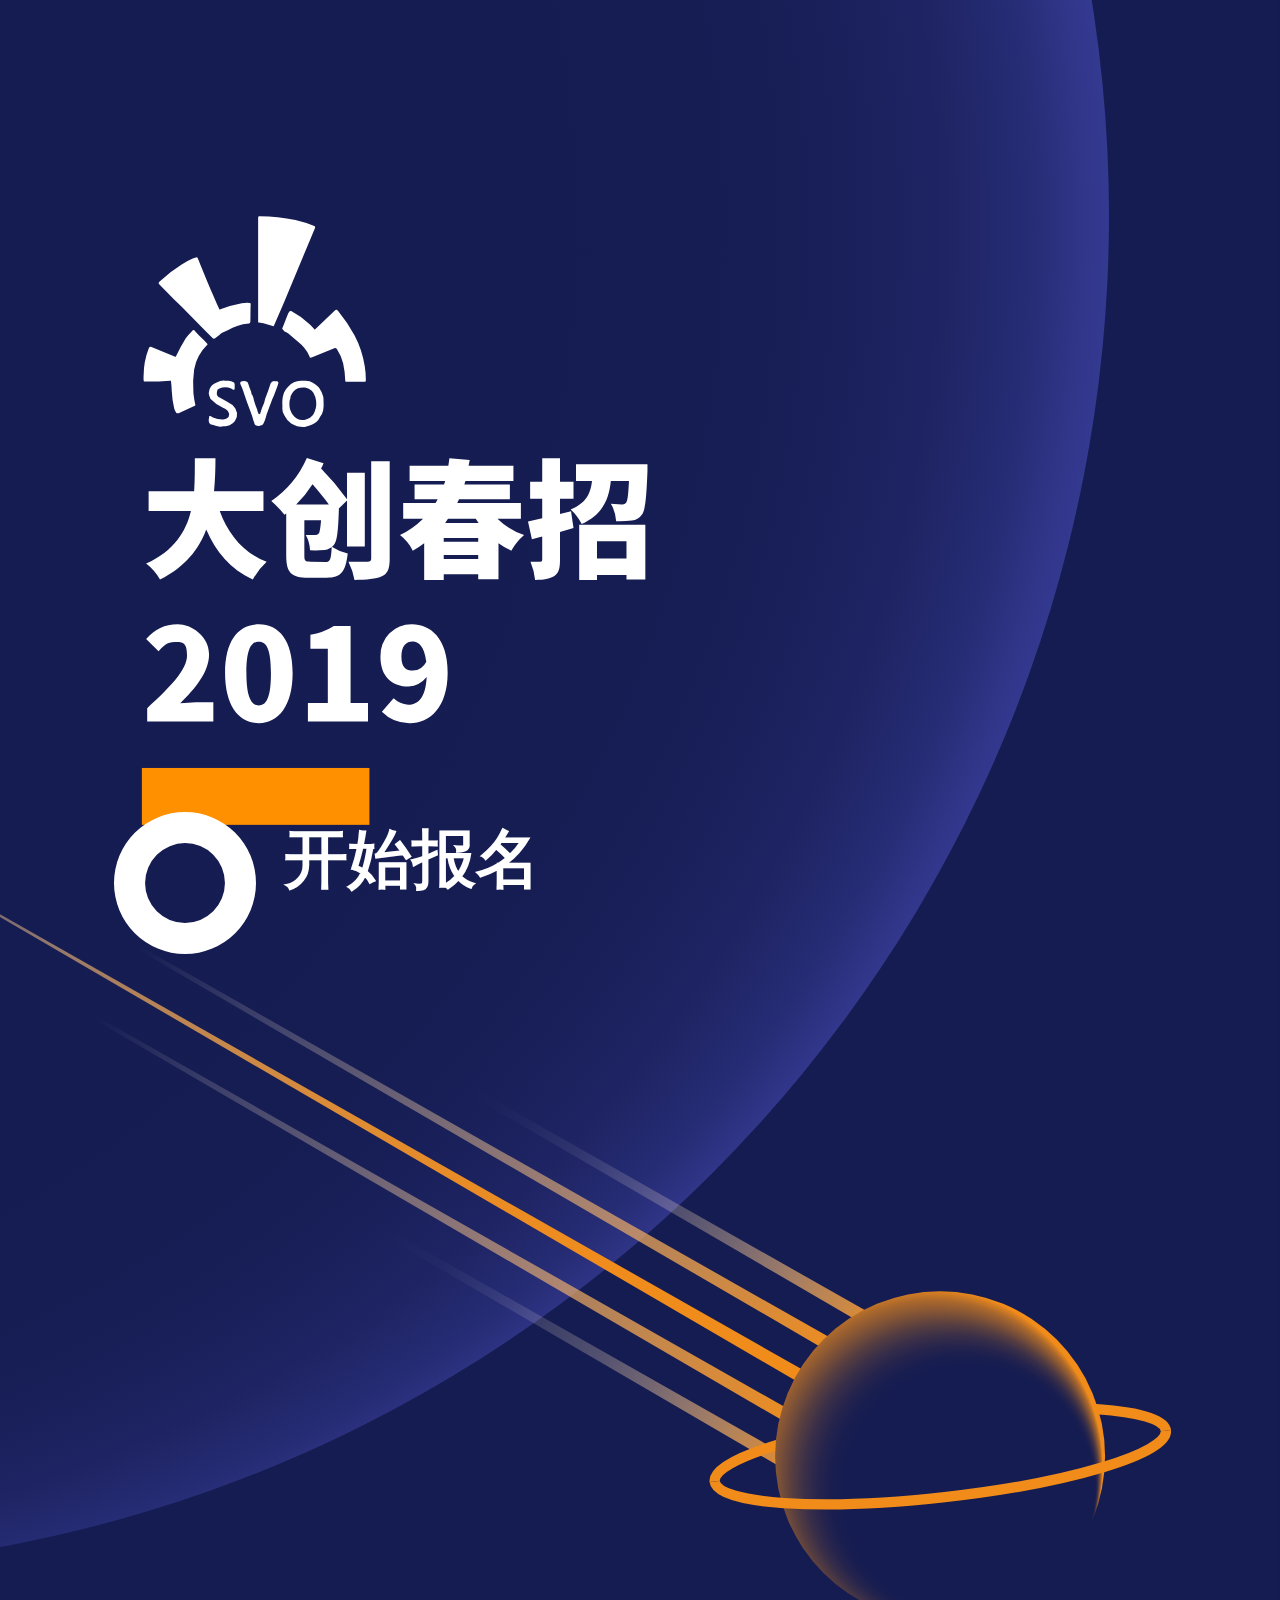
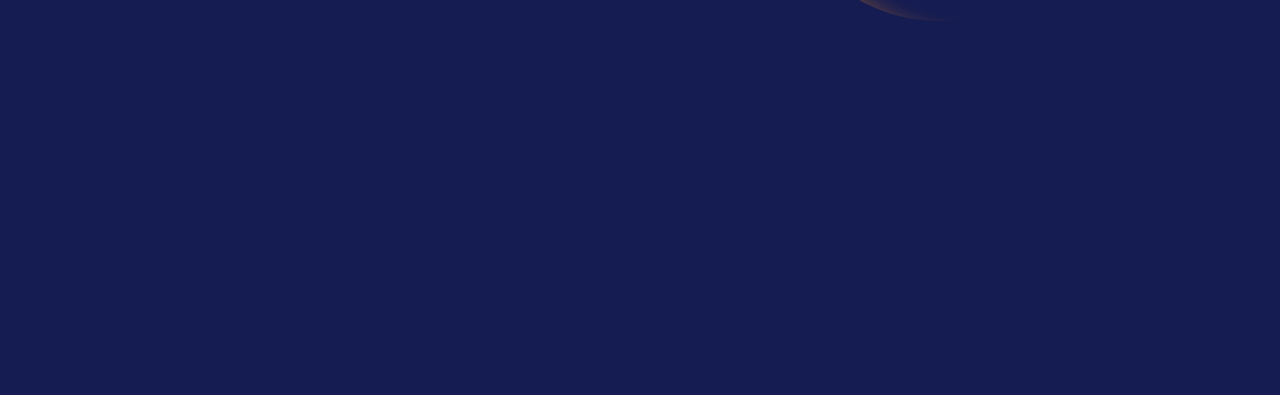
<file: index.html>
<!doctype html>
<html>

<head>
	<meta charset="utf-8">
	<title>首页</title>
	<link href="styles/mycss.css" rel="stylesheet" type="text/css">
</head>

<body>
	<img src="./SVG/index.svg" alt="" id="back_ground">
	<div id="sign_up_now">
		<a href="./intro.html">
			<img src="./SVG/big_circle_black.svg" alt="">
		</a>
	</div>
	<p id="sign_up_now_text">开始报名</p>

	<script>
		document.getElementById('sign_up_now_text').onclick = ()=>{
			window.location.href = './intro.html';
		}
	</script>
</body>

</html>
</file>
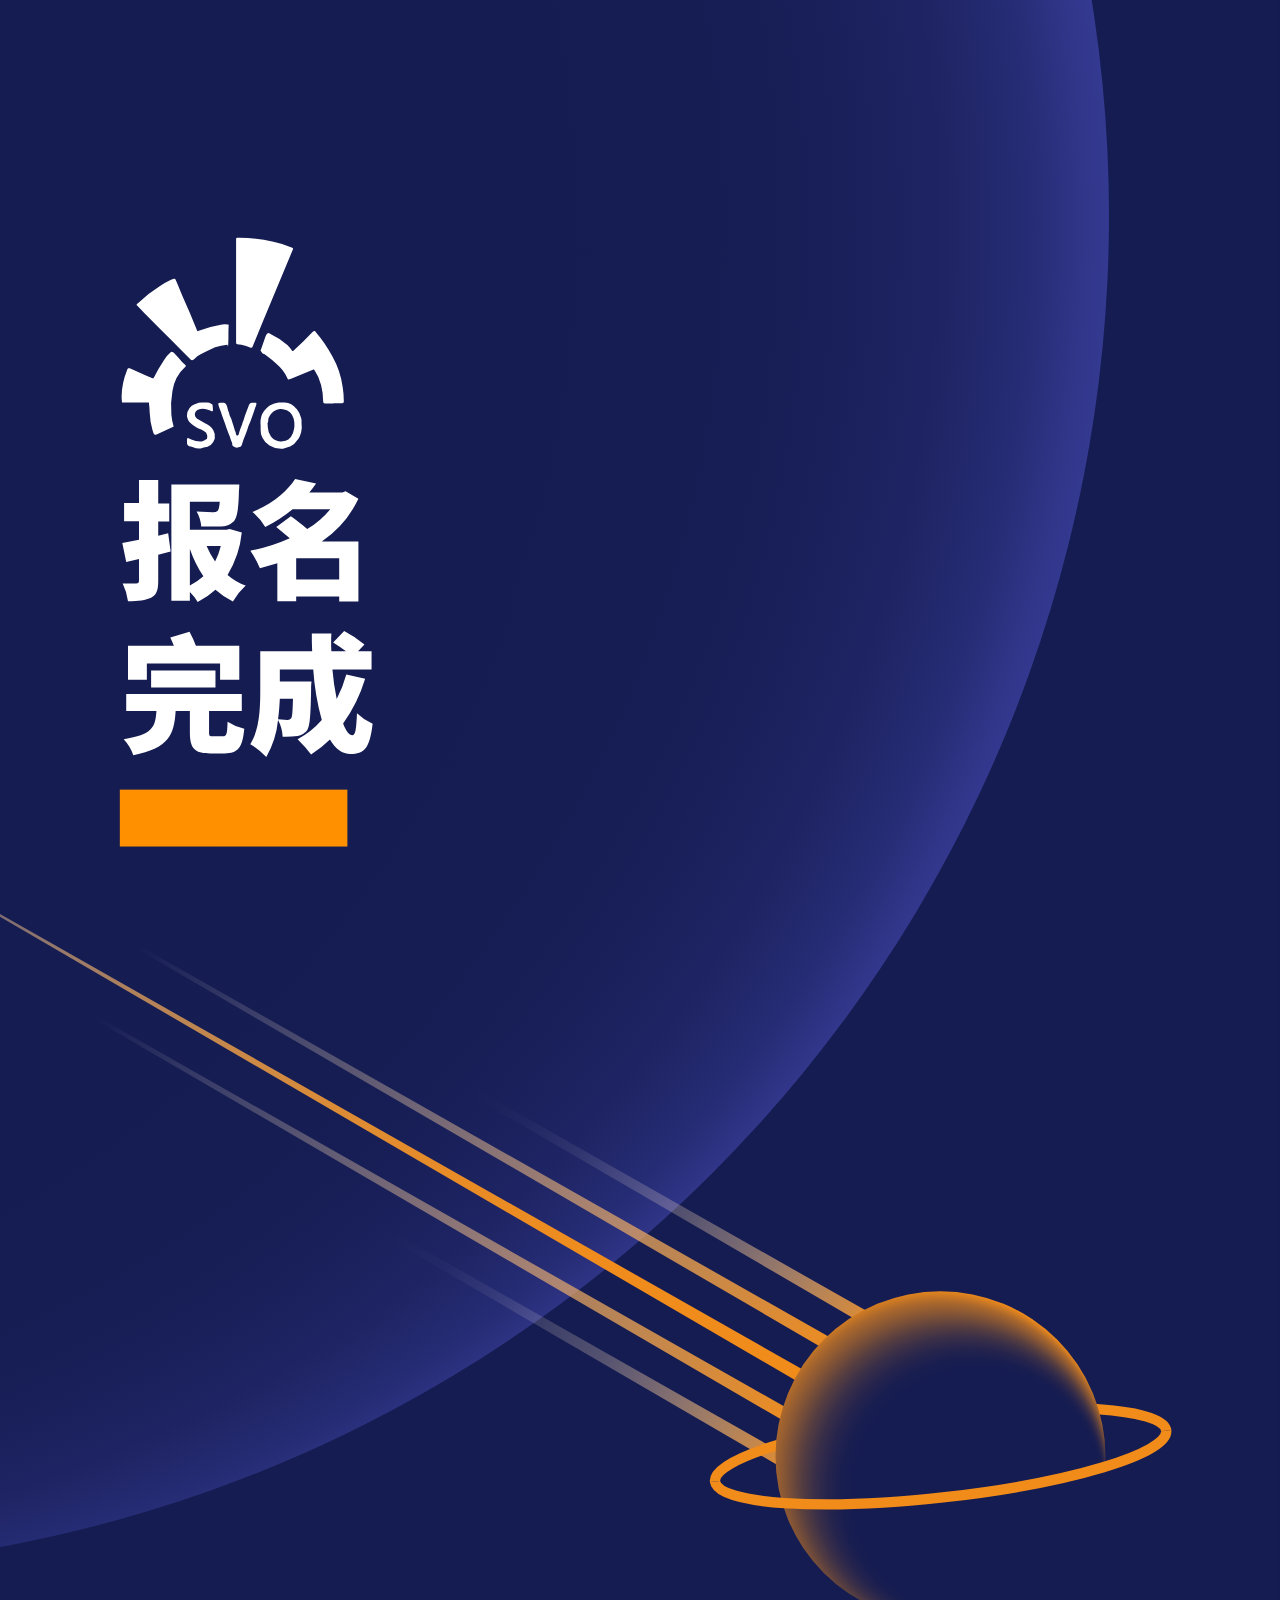
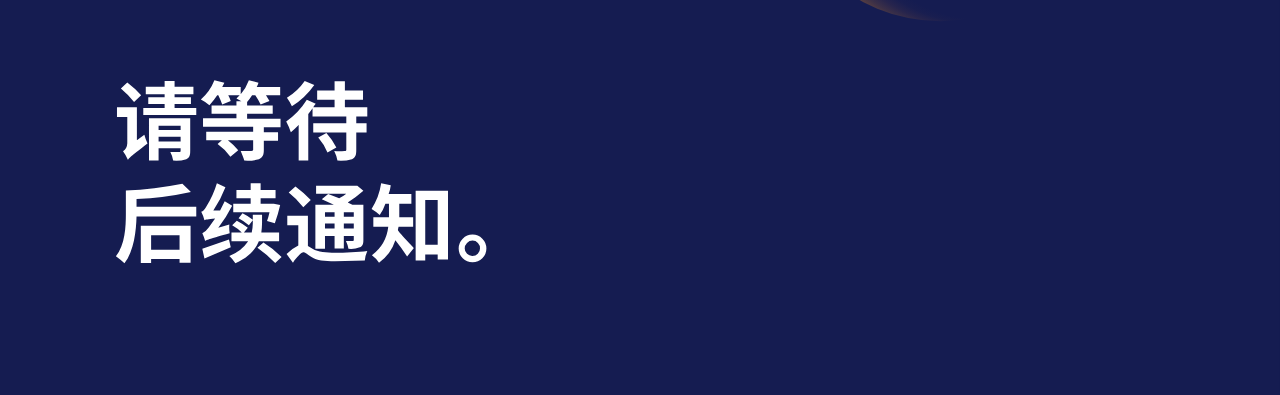
<file: done.html>
<!DOCTYPE html>
<html lang="en">
    <head>
        <meta charset="UTF-8">
        <link rel="stylesheet" href="style/done_style.css"/>
        <title></title>
    </head>
    <body>
        <img src="images/done_pic.svg" />
    </body>
</html>
</file>
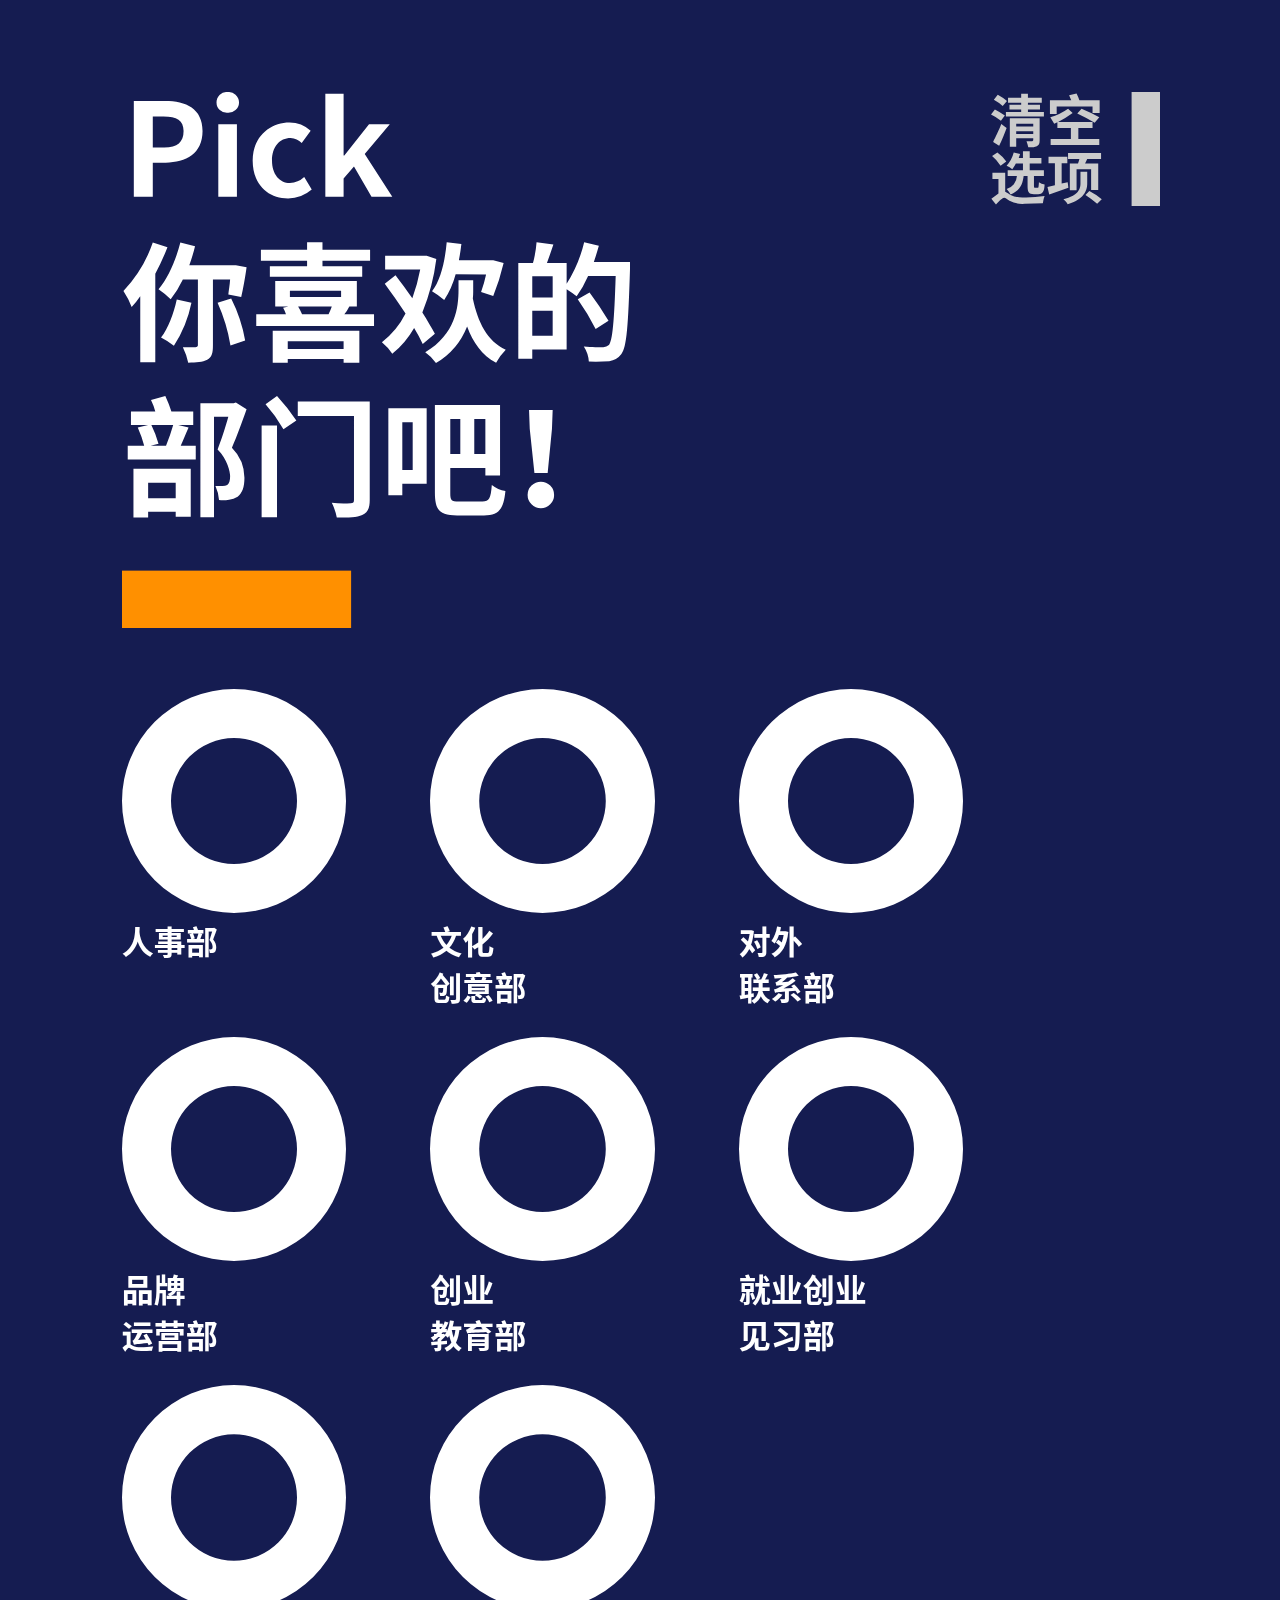
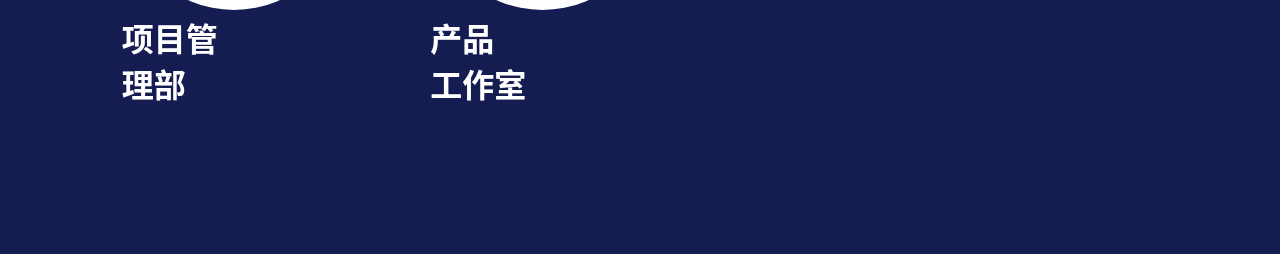
<file: intro.html>
<!DOCTYPE html>
<html>
  <head>
    <meta charset="utf-8">
    <title>Introduce</title>
    <link href="styles/intro_style.css" rel="stylesheet" type="text/css">
    <script src="js/intro_js.js"></Script>
  </head>
  <body>
  <div class="bluroff" id="bodyc">
  
    <div class="top_containerw"> 
    <div class="clearw" id="clearc">
      <img src="SVG/clear.svg">
    </div>
    <div class="tipsw">
      <div class="pick1w" id="title1">
        <img src="SVG/title1.svg" alt="title1">
      </div>
      <div class="pick2w" id="title2">
          <img src="SVG/title2.svg" alt="title2">
      </div>
      
      <div class="pick3w" id="title3">
          <img src="SVG/title3.svg" alt="title3">
      </div> 
    </div>
    
    </div>
    
    <div class="circlew">
      <div class="fir_linew">
        <div class="departmentw" id="renc">
          <img src="SVG/big_circle_black.svg" alt="black_circle" class="circle1w" id="c1">
          <div class="nmw" id="t1">人事部</div>
        </div>
        <div class="departmentw" id="wenc">
            <img src="SVG/big_circle_black.svg" alt="black_circle" class="circle1w" id="c2">
            <div class="nmw" id="t2">
              <div class="cgw">文化</div>
              <div class="cgw">创意部</div>
            </div>
        </div>
        <div class="departmentw" id="duic">
            <img src="SVG/big_circle_black.svg" alt="black_circle" class="circle1w" id="c3">
            <div class="nmw" id="t3">
              <div class="cgw">对外</div>
              <div class="cgw">联系部</div>
            </div>
        </div>
      </div>
      
      <div class="sec_linew">
        <div class="departmentw" id="pinc">
            <img src="SVG/big_circle_black.svg" alt="black_circle" class="circle1w" id="c4">
            <div class="nmw" id="t4">
              <div class="cgw">品牌</div>
              <div class="cgw">运营部</div>
            </div>
        </div>
        <div class="departmentw" id="chuangc">
            <img src="SVG/big_circle_black.svg" alt="black_circle" class="circle1w" id="c5">
            <div class="nmw" id="t5">
              <div class="cgw">创业</div>
              <div class="cgw">教育部</div>
            </div>
        </div>
        <div class="departmentw" id="jiuc">
            <img src="SVG/big_circle_black.svg" alt="black_circle" class="circle1w" id="c6">
            <div class="nmw" id="t6">
              <div class="cgw">就业创业</div>
              <div class="cgw">见习部</div>
            </div>
        </div>
      </div>
      
      <div class="thir_linew">
        <div class="departmentw" id="xiangc">
            <img src="SVG/big_circle_black.svg" alt="black_circle" class="circle1w" id="c7">
            <div class="nmw" id="t7">
              <div class="cgw">项目管</div>
              <div class="cgw">理部</div>
            </div>
        </div>
        <div class="departmentw" id="chanc">
            <img src="SVG/big_circle_black.svg" alt="black_circle" class="circle1w" id="c8">
            <div class="nmw" id="t8">
              <div class="cgw">产品</div>
              <div class="cgw">工作室</div>
            </div>
        </div>
        <div class="departmentw" id="jxw" style="display:none">
          <img src="SVG/big_circle_orange.svg" alt="orange_circle" class="circle2w" id="confirmc">
          <div class="contnw" >继续报名</div>
        </div> 
        
        <!--<div class="continuew">
          <img src="SVG/big_circle_orange.svg" alt="orange_circle" class="circle3w">
          <div class="contnw">继续报名</div>
        </div>
        -->
      
        </div>
      </div>
    </div>
    <!--<img src="SVG/big_circle_1.svg" alt="big_circle_1" class="big_firw">
    <img src="SVG/big_circle_2.svg" alt="big_circle_2" class="big_secw">-->

    <div class="introw" id="introblockc">
      
      <div class="nmw2" id="namew1">人事部</div>
      <div class="nmw2" id="namew2">文化创意部</div>
      <div class="nmw2" id="namew3">对外联系部</div>
      <div class="nmw2" id="namew4">品牌运营部</div>
      <div class="nmw2" id="namew5">创业教育部</div>
      <div class="nmw2" id="namew6">就业创业见习部</div>
      <div class="nmw2" id="namew7">项目管理部</div>
      <div class="nmw2" id="namew8">产品工作室</div>
      
      <img src="SVG/white_cross.svg" alt="close" class="clsw" id="crossc">
      
      <img src="images/renc.jpg" alt="pic" class="picw" id="intropicc">
      
      <div class="orange_circlew"></div>
      <div class="intro_textw" id="textw1">
        þ负责中心联络的内务部门。<br/><br/>

        部门职能：<br/>
        a. 组织中心招聘，负责中心干事的选拔及任免工作。<br/>
        b. 储存，管理各项人事信息。<br/>
        c. 整合各部门意见建议，并完善规章制度。<br/>
        d. 负责中心各部门及中心成员的绩效考核、评优表彰。<br/>
        e. 负责办公楼排班值班。<br/><br/>

        部门活动：<br/>
        a.负责迎新晚会、入职培训、总结大会，换届大会等中心会务。<br/><br/>

        部门特色：<br/>
        a.采取人性化的培养方案，分工明确，细节严谨，因此部门内的同学策划分析、组织沟通及处理紧急问题的能力大大提升。<br/>
        b. 部门例会都会邀请嘉宾：国奖学姐，国励学长，智能车队员，步入例会畅谈经历，分享大学经验。<br/>
        c. 部门适时举行干训活动，如部长礼仪干训，部员“自我介绍”干训等，部长和部员都会当上主讲人。<br/>
        d. 部门适时举行微积分模拟测验的学习活动，这学期必定不乏四级模拟测试。<br/>
        e. 部门目标：一个都不少，一个都不挂，一个都不差的人事family。<br/>
      </div>
      <div class="intro_textw" id="textw2">
        þ 在各个微小的地方散发光芒，把温暖的氛围和属于大创人的归属感变得理所应当。<br/>
        þ 不断改善并优化大创的各个方面。<br/>
        þ 做的工作琐碎但理所应当，重要且必要。<br/><br/>

        部门职能：<br/>
        a.举办各种规模的内部文化建设创新创意趣味活动，对中心成员进行人文关怀，营造温馨而有凝聚力的内部氛围。<br/>
        b.管理官方QQ号，进行一系列相关线上线下活动。<br/>
        c.建立并管理新人培养体系，设置统一干训课程。<br/>
        d.中心财务管理，运营体系优化。<br/><br/>

        部门活动：<br/>
        a.冬至文化节：大家在三十六号楼一起包饺子，看电影，diy手工小房子，一起过冬至。<br/>
        b.趣味运动赛：部门之间多种形式的对抗比赛。<br/>
      </div>
      <div class="intro_textw" id="textw3">
        þ 接触校内外优秀人才，拓宽视野，积累优质资源。<br/>
        þ 锻炼工作能力，策划组织能力。<br/>
        þ 有充满干货的日常例会和学习创新创业的平台，更有着充满包容与爱的集体。<br/><br/>

        部门职能：<br/>
        a.负责对接各大高校、知名企业等校外资源。<br/>
        b.负责策划、承办各类校园活动。<br/>
        c.为中心大型活动筹备资源。<br/>
        d.自主产出具有中心特色的品牌活动。<br/><br/>

        特色活动：<br/>
        a.毕业季之“继承者”活动：搜集全校范围内师兄师姐想要馈赠给学弟学妹们的礼物，将礼物放置在全校范围内，将记忆传承，毕业季爱心不毕业！<br/>
        b.华科MBC（Model Business Conference）模拟经理人会议：全国首例校招面试+商业会议体验活动，校招面试官亲自审阅；经理会议、商业环境与模联会议框架的创新性结合；大咖分享会、特邀嘉宾分享面试攻略与职场经验。<br/>
        c.创业团队宣传日暨VR展 :通过VR设备身临其境地体验创业公司的日常状态和部分产品。给想要了解创业团队的同学提供了最直观的窗口，获得了师生、创业团队和社会的广泛好评，登上了武汉晨报的第四版（大武汉）版面。<br/>
      </div>
      <div class="intro_textw" id="textw4">
        þ 一对多的小组培养方案，根据兴趣把部员培养成媒体专业人才。<br/>
        þ 每一个部员都有自由选择工作的权利，我们相信做喜欢的事才能做出好的结果。<br/>
        þ 我们需要你爱幻想，有创意，自备审美基础，热爱新媒体。<br/><br/>

        部门职能：<br/>
        a.塑造大创创新创业、大胆开拓的品牌形象。<br/>
        b.负责中心活动的线上线下全方位宣传，把品牌形象渗透到活动中去，以推向大众。<br/>
        c.管理大学生创业实践中心微信公共账号，为华科学子提供实时创业讯息、创意图文，为创业者搭建获得资源的网络平台。<br/>

      </div>
      <div class="intro_textw" id="textw5">
        þ 一对一的人才培养方案，锻炼策划、宣传、组织等能力。<br/>
        þ 丰富的部门活动，让部门成为你第二个家。<br/><br/>

        部门职能：<br/>
        a.在全校范围内开展创业教育服务。<br/>
        b.建立并完善创业教育体系，引导大学生理性创业，让创业精神引导创业教育，让创业教育普及全校。<br/>
        c.SEP具有完善的人才培养体系，根据部门成员意愿分方向定期组织干训，力求让每位成员在部门收获成长。<br/><br/>

        部门活动：<br/>
        a.创业精英训练营：整合华科经济学院导师、校友企业家及政府机关负责创新创业方面的工作人员等优秀导师资源，为入营团队提供了如培训讲座、商业实战、项目答辩等丰富多彩的课程和素拓活动。<br/>
        b.创业大讲堂:邀请创新创业方面有资深见解的人士来到华科进行专业讲座，为创业小白指点迷津。<br/>
        c.创新创业赛事：如创客马拉松，我们为有兴趣和有能力的同学提供一个平台，让同学们在这里展现自己。<br/>
      </div>
      <div class="intro_textw" id="textw6">
        þ 围绕部门职能和个人技能两个方面开展部门内部干训，锻炼同学们的策划、宣传、组织、人际交往等能力，致力于培养有情商，有技能，有想法的部员。<br/>
        þ 严肃而温情，做最快乐、最负责、最有归属感的部门。<br/><br/>

        部门职能：<br/>
        a.搭建创业团队、创业公司与学生之间的桥梁，建立人才输送渠道，为华中大学子提供就业实习岗位，丰富创业经验和履历。<br/>
        b.建立并完善创业就业培训体系，为大学生提供必要的技能培训和经验分享会，包括简历、面试、创新创业、职场体验等多个方面，同时引导大学生参与创新创业活动。<br/><br/>

        部门活动：<br/>
        a.创业团队开放日：整合华中大创新、创业团队资源，展示华中大创新创业成果，并协助创新、创业团队进行人员的招募，也能拓宽学生参与创业活动的渠道，丰富履历和实习经验。<br/>
        b.实习经验分享会：邀请创新创业、实习就业等领域的优秀学生进行讲座，为创业小白指点迷津，帮助华中大。<br/>
      </div>
      <div class="intro_textw" id="textw7">
        þ 以创业的态度服务创业，以做产品的思维培养人才。<br/>
        þ 既有参与人数破千的中心品牌活动，又有针对精英的私密沙龙。<br/>
        þ 华科系创业团队背后的神秘力量，与创业团队的距离无限趋近于0。<br/>
        þ 初创团队的亲密伙伴，专注创业服务十余年，曾孵化出自己的创业团队。<br/><br/>

        部门职能：<br/>
        a.负责华中大创业合作平台的运营，对创业团队进行管理。通过与创业团队的深度接触，探知其需求，提供孵化资源、资讯发布、比赛指导、创投对接、法务咨询、财务咨询、人员招聘等针对性创业服务。<br/>
        b.搭建行业内创业者的交流平台，帮助创业团队拓展自身优势，并宣传创业团队成果。<br/>
        c.开发创业服务资源，为团队管理及项目拓展提供协助和支持。<br/><br/>

        部门活动：<br/>
        a.了解并服务创业团队：组织创业团队走访及考核活动，负责华中大创业合作平台日常运维，解决创业团队普遍性和个性化需求。<br/>
        b.宣传创业团队成果：组织创业沙龙、华中大创业团队展示日暨创业成果VR展、华中大创业团队展示平台等活动。<br/>
        c.搭建创业资源服务平台：创投机构对接，融资需求收集，孵化器走访，为团队管理及项目拓展提供协助和支持。<br/>
      </div>
      <div class="intro_textw" id="textw8">
        þ 分类培养互联网人才，自主选择方向。<br/>
        þ 协作型部门运作方式，在友好的部门氛围中感受思想火花的激烈碰撞。<br/><br/>

        部门职能：<br/>
        a.培养合格的互联网产品经理及全栈工程师，同时培养交互设计师。<br/>
        b.推出改变校园生活的产品。<br/>
        c.接收创业人才和创意，孵出创业团队。<br/>
        d.产生并管理初创项目，产品驱动发展。<br/><br/>

        部门活动：<br/>
        a.产出大创招新、创客马拉松等活动的报名平台等。<br/>
        b.管理运营公众号学渣圈。<br/>
        c.自主进行产品的开发。<br/>

      </div>
      <div class="pick_containerw">
        <img src="SVG/I_want_to_enroll_1.svg" alt="报名1" class="fir_btnw1" id="enroll1c">
        <img src="SVG/picked_1.svg" alt="picked_1" class="fir_btnw2" id="pick1c">
  
        <img src="SVG/I_want_to_enroll_2.svg" alt="报名1" class="sec_btnw1" id="enroll2c">
        <img src="SVG/picked_2.svg" alt="picked_2" class="sec_btnw2" id="pick2c"> 
      </div>
    </div>
<!--    <div class="introw">
         <img src="SVG/white_cross.svg" alt="close" class="clsw">
         <img src="images/whcyb.jpg" alt="whcyb" class="picw">
         <div class="nmw2">文化创意部</div>
         <img src="SVG/black_line.svg" alt="black_line" class="blk_linew2"> 
         <div class="intro_textw">
            (bulabula
            文化创意部介绍
            bulabula)
         </div>
         <div>
            <img src="SVG/I_want_to_enroll_1.svg" alt="报名1" class="fir_btnw1">
            <img src="SVG/picked_1.svg" alt="picked_1" class="fir_btnw2">
         </div>
   
         <div>
            <img src="SVG/I_want_to_enroll_2.svg" alt="报名1" class="sec_btnw1">
            <img src="SVG/picked_2.svg" alt="picked_2" class="sec_btnw2"> 
         </div> 
    </div>
    <div class="introw">
         <img src="SVG/white_cross.svg" alt="close" class="clsw">
         <img src="images/dwlxb.jpg" alt="dwlxb" class="picw">
         <div class="nmw2">对外联系部</div>
         <img src="SVG/black_line.svg" alt="black_line" class="blk_linew2"> 
         <div class="intro_textw">
            (bulabula
            对外联系部介绍
            bulabula)
         </div>
         <div>
            <img src="SVG/I_want_to_enroll_1.svg" alt="报名1" class="fir_btnw1">
            <img src="SVG/picked_1.svg" alt="picked_1" class="fir_btnw2">
         </div>
   
         <div>
            <img src="SVG/I_want_to_enroll_2.svg" alt="报名1" class="sec_btnw1">
            <img src="SVG/picked_2.svg" alt="picked_2" class="sec_btnw2"> 
         </div>
    </div>

    <div class="introw">
         <img src="SVG/white_cross.svg" alt="close" class="clsw">
         <img src="images/ppyyb.jpg" alt="ppyyb" class="picw">
         <div class="nmw2">品牌运营部</div>
         <img src="SVG/black_line.svg" alt="black_line" class="blk_linew2"> 
         <div class="intro_textw">
            (bulabula
            品牌运营部介绍
            bulabula)
         </div>
         <div>
            <img src="SVG/I_want_to_enroll_1.svg" alt="报名1" class="fir_btnw1">
            <img src="SVG/picked_1.svg" alt="picked_1" class="fir_btnw2">
         </div>
   
         <div>
            <img src="SVG/I_want_to_enroll_2.svg" alt="报名1" class="sec_btnw1">
            <img src="SVG/picked_2.svg" alt="picked_2" class="sec_btnw2"> 
         </div>
     </div>

     <div class="introw">
          <img src="SVG/white_cross.svg" alt="close" class="clsw">
          <img src="images/jyjyb.jpg" alt="jyjyb" class="picw">
          <div class="nmw2">就业教育部</div>
          <img src="SVG/black_line.svg" alt="black_line" class="blk_linew2"> 
          <div class="intro_textw">
            (bulabula
            就业教育部介绍
            bulabula)
          </div>
          <div>
            <img src="SVG/I_want_to_enroll_1.svg" alt="报名1" class="fir_btnw1">
            <img src="SVG/picked_1.svg" alt="picked_1" class="fir_btnw2">
          </div>
   
          <div>
            <img src="SVG/I_want_to_enroll_2.svg" alt="报名1" class="sec_btnw1">
            <img src="SVG/picked_2.svg" alt="picked_2" class="sec_btnw2"> 
          </div>
     </div>

     <div class="introw">
         <img src="SVG/white_cross.svg" alt="close" class="clsw">
         <img src="images/jycyjxb.jpg" alt="jycyjxb" class="picw">
         <div class="nmw2">就业创业见习部</div>
         <img src="SVG/black_line.svg" alt="black_line" class="blk_linew2"> 
         <div class="intro_textw">
           (bulabula
           就业创业见习部介绍
           bulabula)
         </div>
         <div>
           <img src="SVG/I_want_to_enroll_1.svg" alt="报名1" class="fir_btnw1">
           <img src="SVG/picked_1.svg" alt="picked_1" class="fir_btnw2">
         </div>

         <div>
           <img src="SVG/I_want_to_enroll_2.svg" alt="报名1" class="sec_btnw1">
           <img src="SVG/picked_2.svg" alt="picked_2" class="sec_btnw2"> 
         </div>
    </div>

    <div class="introw">
         <img src="SVG/white_cross.svg" alt="close" class="clsw">
         <img src="images/xmglb.jpg" alt="xmglb" class="picw">
         <div class="nmw2">项目管理部</div>
         <img src="SVG/black_line.svg" alt="black_line" class="blk_linew2"> 
         <div class="intro_textw">
           (bulabula
           项目管理部介绍
           bulabula)
         </div>
         <div>
           <img src="SVG/I_want_to_enroll_1.svg" alt="报名1" class="fir_btnw1">
           <img src="SVG/picked_1.svg" alt="picked_1" class="fir_btnw2">
         </div>

         <div>
           <img src="SVG/I_want_to_enroll_2.svg" alt="报名1" class="sec_btnw1">
           <img src="SVG/picked_2.svg" alt="picked_2" class="sec_btnw2"> 
         </div>
    </div>

    <div class="introw">
         <img src="SVG/white_cross.svg" alt="close" class="clsw">
         <img src="images/cpgzs.jpg" alt="cpgzs" class="picw">
         <div class="nmw2">产品工作室</div>
         <img src="SVG/black_line.svg" alt="black_line" class="blk_linew2"> 
         <div class="intro_textw">
           (bulabula
           产品工作室介绍
           bulabula)
         </div>
         <div>
           <img src="SVG/I_want_to_enroll_1.svg" alt="报名1" class="fir_btnw1">
           <img src="SVG/picked_1.svg" alt="picked_1" class="fir_btnw2">
         </div>
         <div>
           <img src="SVG/I_want_to_enroll_2.svg" alt="报名1" class="sec_btnw1">
           <img src="SVG/picked_2.svg" alt="picked_2" class="sec_btnw2"> 
         </div>
    </div>
   -->
  </body>
</html>
</file>
<file: styles/mycss.css>
@charset "utf-8";
/* CSS Document */
*{
	margin: 0;
	padding:0;
}
@font-face{
	family:NotoSansCJKsc-Regular; 
	src: url(../fonts/NotoSansCJKsc-Regular.otf); 
}
#back_ground{
	width: 100%;
	height: 100%;
}
body{
	width: 100%;
	background-color: #151c51;
}
#sign_up_now{
	position: absolute;
	width: 11.11%;
	height: 11.11%;
	left: 8.89%;
	top: 90.25%;
}
#sign_up_now_text{
	color: #ffffff;
	display: block;
	position: absolute;
	top: 90.66%;
	left: 22.22%;
	font-weight: bold;
	font-size: 400%;

}
</file>
<file: style/done_style.css>
*{
    background-color: #151C51;
    margin:0;
    padding:0;
}
img{
    width:100%;
    height:100%;
}
</file>
<file: styles/intro_style.css>
﻿/*EW*/
/*.on{
    display: block;
}*/
/*那个提示语换成图片了 用“on”有问题
  得写出图片宽度  他们宽度还不一样
  所以我把原来的 类型“on”
  改成 “onpic1” “onpic2” “onpic3”啦
*/
.jxw{
    display: none;
}
.onpic1{
    width:40.225%;
    display:block;
}

.onpic2{
    width:55.8%;
    display:block;
}

.onpic3{
    width:43.938%;
    display:block;
}

.off{
    display: none;
}

.bluron{
    filter: blur(7px);
}

.bluroff{
    filter: blur(0px);
}

.introon{
    display:block;/*介绍面是否显现*/
    position: absolute;
    background:white;
    margin-top:19.04%;
    margin-right:8.8%;
    margin-left:8.8%;
    margin-bottom:9.8%;
}

.btnon{
    width:48.6%;
    margin-top:1.1%;
    margin-bottom:3.3%;
    margin-left:43.2%;
}

/*EW*/

body{
    display: flex;
    flex-direction: column;
    background: #151C51;
}

.top_container{
    display:flex;
    flex-direction: row;
}
.tipsw{
    width:100%;
    display: flex;
    flex-direction:row;
    margin-top:6.67%;
    margin-left:9%;
    margin-bottom:4.5%;
}

.cgw{
    font-size:24pt;
    font-family: Noto Sans CJK SC;
    font-weight: bold;
    margin:0;
}

.clearw{
    margin-left:77.78%;
    width:13.33%;
    position:absolute;
}

.departmentw{
    width:19.51%;
    margin-right:7.31%;
}

.circle3w,.big_firw,.big_secw{
    width:17.8%;
}

.circle3w{
    margin-bottom:0;
}

.pick1w{
    width:40.225%;
    /*display:none;*/
}

.pick2w{
    width:55.8%;
    display:none;
    position:absolute;
}

.pick3w{
    width:43.938%;
    display:none;
    position:absolute;
}

.circlew{
    width: 100%;
    margin-bottom:11.11%;
}

.fir_linew,.sec_linew,.thir_linew{
    display:flex;
    flex-direction: row;
    margin-left:9%;
    /*width: 100%;*/
}

.sec_linew,.thir_linew{
    margin-top:2.2%;
}

.big_firw,.big_secw{
    display:none;
}

.nmw{
    color:#FFFFFF;
    font-family:Noto Sans CJK SC;
    font-weight:bold;
    font-size: 24pt;
    
}/*长度单位需要调整*/

.introw{
    display:none;/*介绍面是否显现*/
    position: absolute;
    background:grey;
    margin-top:19.04%;
    margin-right:8.8%;
    margin-left:8.8%;
}

.clsw{
    width:7.1%;
    /*background-color: black;/*为了使白色叉叉显现出来 全部完成后删除*/
    position: absolute;
    margin-top:8.1%;
    margin-left:84.7%;
}

.picw{
    width:100%;
    /*position: absolute;*/
}

.nmw2{
    color:#FFFFFF;
    font-family: Noto Sans CJK SC;
    font-size:66pt;
    font-weight:bold;
    margin-top:45.9%;
    margin-left:5.4%;
    position:absolute;
    display:none;
}

.nmw2on{
    color:#FFFFFF;
    font-family: Noto Sans CJK SC;
    font-size:66pt;
    font-weight:bold;
    margin-top:45.9%;
    margin-left:5.4%;
    position:absolute;
    display:block;
}

.orange_circlew{
    background:#FF9000;
    width:16.22%;
    padding-bottom:2.6%;
    margin-top:4.4%;
    margin-left:6.7%;
}

.intro_textw{

    color:#151C51;
    font-family:Noto Sans CJK SC;
    font-size: 24pt;
    font-weight: inherit;
    width:83.8%;
    background:white;
    margin-top:2.2%;
    /*margin-bottom: 2.2%;*/
    margin-left:8.1%;
    display:none;
}
.intro_textwon{
    color:#151C51;
    font-family:Noto Sans CJK SC;
    font-size: 24pt;
    font-weight: inherit;
    width:83.8%;
    background:white;
    margin-top:2.2%;
    margin-left:8.1%;
    display:block;
}
/*准备*/
.fir_btnw1,.fir_btnw2,.sec_btnw1,.sec_btnw2,.btnoff{/*EW*/
    width:51.35%;
    margin-top:1.1%;
    margin-left:43.2%;
    display:none;
}

.pick_containerw{
    background:white;
}

.continuew{
    width: 91%;
    margin-left:44.59%;
    position:absolute;
    display: block;
}

.contnw{
    font-family:Noto Sans CJK SC;
    font-weight: bold;
    font-size: 48pt;
    width:200%;
    margin-top:2.3%;
    color:#FF9000;
}
</file>
